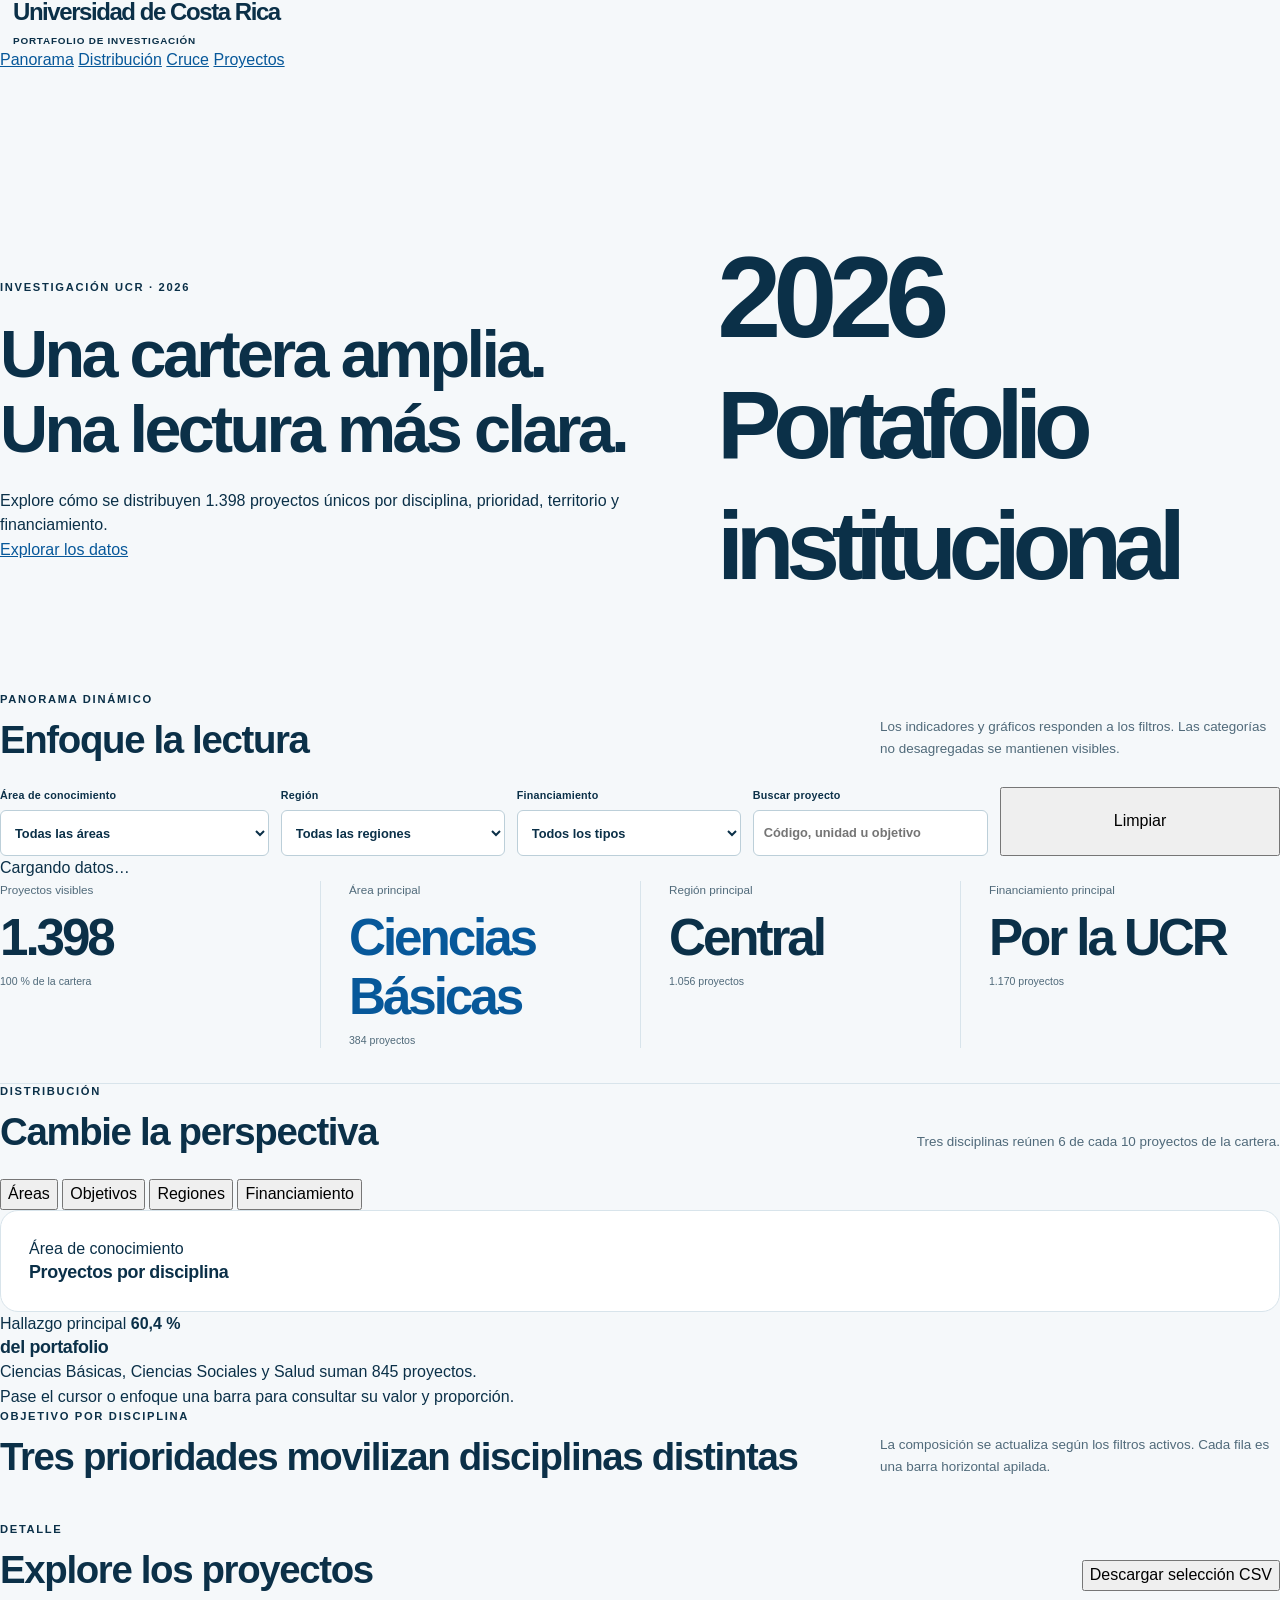
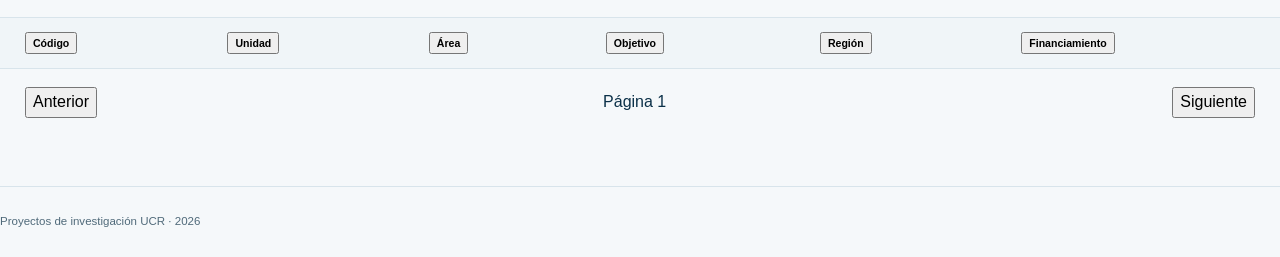
<file: index(viejo).html>
<!doctype html>
<html lang="es">
  <head>
    <meta charset="utf-8" />
    <meta name="viewport" content="width=device-width, initial-scale=1" />
    <meta
      name="description"
      content="Explorador interactivo del portafolio de proyectos de investigación UCR 2026."
    />
    <meta name="theme-color" content="#005da4" />
    <title>Proyectos de investigación 2026 | UCR</title>
    <link rel="stylesheet" href="styles.css" />
    <script src="data/projects.js" defer></script>
    <script src="app.js" defer></script>
  </head>
  <body>
    <a class="skip-link" href="#contenido">Saltar al contenido</a>

    <header class="site-header" aria-label="Encabezado principal">
      <a class="brand" href="#inicio" aria-label="Ir al inicio">
        <span class="brand-mark" aria-hidden="true"></span>
        <span>
          <strong>Universidad de Costa Rica</strong>
          <small>Portafolio de investigación</small>
        </span>
      </a>
      <nav class="site-nav" aria-label="Navegación principal">
        <a href="#panorama">Panorama</a>
        <a href="#distribucion">Distribución</a>
        <a href="#cruce">Cruce</a>
        <a href="#explorar">Proyectos</a>
      </nav>
    </header>

    <main id="contenido">
      <section class="hero" id="inicio" aria-labelledby="hero-title">
        <div class="hero-glow hero-glow-one" aria-hidden="true"></div>
        <div class="hero-glow hero-glow-two" aria-hidden="true"></div>
        <div class="hero-copy">
          <p class="eyebrow light">Investigación UCR · 2026</p>
          <h1 id="hero-title">Una cartera amplia.<br />Una lectura más clara.</h1>
          <p class="hero-lede">
            Explore cómo se distribuyen 1.398 proyectos únicos por disciplina,
            prioridad, territorio y financiamiento.
          </p>
          <a class="primary-action" href="#panorama">Explorar los datos</a>
        </div>
        <div class="hero-number" aria-label="Año 2026">
          <span>20</span><span>26</span>
          <small>Portafolio institucional</small>
        </div>
      </section>

      <section class="section-shell filter-section" id="panorama" aria-labelledby="filter-title">
        <div class="section-heading compact-heading">
          <div>
            <p class="eyebrow">Panorama dinámico</p>
            <h2 id="filter-title">Enfoque la lectura</h2>
          </div>
          <p>
            Los indicadores y gráficos responden a los filtros. Las categorías
            no desagregadas se mantienen visibles.
          </p>
        </div>

        <form class="filters" id="filters" aria-label="Filtros del portafolio">
          <label>
            <span>Área de conocimiento</span>
            <select id="area-filter" name="area">
              <option value="">Todas las áreas</option>
            </select>
          </label>
          <label>
            <span>Región</span>
            <select id="region-filter" name="region">
              <option value="">Todas las regiones</option>
            </select>
          </label>
          <label>
            <span>Financiamiento</span>
            <select id="funding-filter" name="funding">
              <option value="">Todos los tipos</option>
            </select>
          </label>
          <label class="search-field">
            <span>Buscar proyecto</span>
            <input
              id="search-filter"
              name="search"
              type="search"
              placeholder="Código, unidad u objetivo"
              autocomplete="off"
            />
          </label>
          <button class="secondary-action" id="reset-filters" type="reset">Limpiar</button>
        </form>

        <p class="filter-status" id="filter-status" role="status" aria-live="polite">
          Cargando datos…
        </p>

        <div class="metrics" aria-label="Indicadores del conjunto filtrado">
          <article class="metric metric-primary">
            <span>Proyectos visibles</span>
            <strong id="metric-count">1.398</strong>
            <small id="metric-share">100 % de la cartera</small>
          </article>
          <article class="metric">
            <span>Área principal</span>
            <strong id="metric-area">Ciencias Básicas</strong>
            <small id="metric-area-detail">384 proyectos</small>
          </article>
          <article class="metric">
            <span>Región principal</span>
            <strong id="metric-region">Central</strong>
            <small id="metric-region-detail">1.056 proyectos</small>
          </article>
          <article class="metric">
            <span>Financiamiento principal</span>
            <strong id="metric-funding">Por la UCR</strong>
            <small id="metric-funding-detail">1.170 proyectos</small>
          </article>
        </div>
      </section>

      <section class="section-shell distribution-section" id="distribucion" aria-labelledby="distribution-title">
        <div class="section-heading">
          <div>
            <p class="eyebrow">Distribución</p>
            <h2 id="distribution-title">Cambie la perspectiva</h2>
          </div>
          <p id="distribution-summary">
            Tres disciplinas reúnen 6 de cada 10 proyectos de la cartera.
          </p>
        </div>

        <div class="lens-tabs" role="tablist" aria-label="Dimensión del gráfico">
          <button class="lens-tab active" type="button" role="tab" aria-selected="true" data-lens="areas">
            Áreas
          </button>
          <button class="lens-tab" type="button" role="tab" aria-selected="false" data-lens="objetivos">
            Objetivos
          </button>
          <button class="lens-tab" type="button" role="tab" aria-selected="false" data-lens="regiones">
            Regiones
          </button>
          <button class="lens-tab" type="button" role="tab" aria-selected="false" data-lens="financiamiento">
            Financiamiento
          </button>
        </div>

        <div class="chart-layout">
          <div class="chart-card" role="tabpanel" aria-labelledby="distribution-title">
            <div class="chart-meta">
              <div>
                <span id="chart-kicker">Área de conocimiento</span>
                <h3 id="chart-title">Proyectos por disciplina</h3>
              </div>
              <button class="text-action" id="toggle-categories" type="button" hidden>Ver todas</button>
            </div>
            <div
              class="horizontal-chart"
              id="horizontal-chart"
              role="img"
              aria-label="Gráfico horizontal de proyectos por área de conocimiento"
            ></div>
          </div>

          <aside class="insight-panel" aria-label="Hallazgo principal">
            <span>Hallazgo principal</span>
            <strong id="insight-value">60,4 %</strong>
            <h3 id="insight-title">del portafolio</h3>
            <p id="insight-copy">
              Ciencias Básicas, Ciencias Sociales y Salud suman 845 proyectos.
            </p>
            <div class="insight-rule" aria-hidden="true"></div>
            <p class="insight-note" id="insight-note">
              Pase el cursor o enfoque una barra para consultar su valor y proporción.
            </p>
          </aside>
        </div>
      </section>

      <section class="cross-section" id="cruce" aria-labelledby="cross-title">
        <div class="section-shell">
          <div class="section-heading cross-heading">
            <div>
              <p class="eyebrow light">Objetivo por disciplina</p>
              <h2 id="cross-title">Tres prioridades movilizan disciplinas distintas</h2>
            </div>
            <p>
              La composición se actualiza según los filtros activos. Cada fila
              es una barra horizontal apilada.
            </p>
          </div>
          <div class="stacked-card">
            <div class="stacked-chart" id="stacked-chart" role="img" aria-label="Cruce horizontal apilado de objetivos por disciplina"></div>
            <div class="legend" id="stacked-legend" aria-label="Leyenda de disciplinas"></div>
          </div>
        </div>
      </section>

      <section class="section-shell explore-section" id="explorar" aria-labelledby="explore-title">
        <div class="section-heading">
          <div>
            <p class="eyebrow">Detalle</p>
            <h2 id="explore-title">Explore los proyectos</h2>
          </div>
          <div class="explore-actions">
            <button class="secondary-action" id="download-csv" type="button">Descargar selección CSV</button>
          </div>
        </div>

        <div class="table-wrap" tabindex="0" aria-label="Tabla desplazable de proyectos">
          <table>
            <caption class="sr-only">Proyectos que coinciden con los filtros seleccionados</caption>
            <thead>
              <tr>
                <th scope="col"><button type="button" data-sort="codigo">Código</button></th>
                <th scope="col"><button type="button" data-sort="unidad">Unidad</button></th>
                <th scope="col"><button type="button" data-sort="area">Área</button></th>
                <th scope="col"><button type="button" data-sort="objetivo">Objetivo</button></th>
                <th scope="col"><button type="button" data-sort="region">Región</button></th>
                <th scope="col"><button type="button" data-sort="financiamiento">Financiamiento</button></th>
              </tr>
            </thead>
            <tbody id="project-rows"></tbody>
          </table>
        </div>
        <div class="pagination" aria-label="Paginación de proyectos">
          <button class="text-action" id="previous-page" type="button">Anterior</button>
          <span id="page-status" aria-live="polite">Página 1</span>
          <button class="text-action" id="next-page" type="button">Siguiente</button>
        </div>
      </section>

    </main>

    <footer>
      <span>Proyectos de investigación UCR · 2026</span>
    </footer>

    <noscript>
      <div class="noscript">Este explorador necesita JavaScript para mostrar filtros y gráficos interactivos.</div>
    </noscript>

    <div class="data-error" id="data-error" role="alert" hidden>
      No fue posible cargar los datos. Publique la carpeta completa para conservar la ruta <code>data/projects.js</code>.
    </div>
  </body>
</html>
</file>
<file: styles.css>
:root{--blue:#07589A;--cyan:#4AB6D6;--yellow:#F3C633;--ink:#0B3048;--muted:#506A7A;--paper:#F5F8FA;--line:#D8E4EB;--white:#FFF;--grey:#9AAEBB;--radius:18px;--body:"Trebuchet MS","Avenir Next",sans-serif;--display:"Bahnschrift","Avenir Next","Trebuchet MS",sans-serif}
*{box-sizing:border-box}html{scroll-behavior:smooth;scroll-padding-top:78px}body{margin:0;color:var(--ink);background:var(--paper);font-family:var(--body);font-size:16px;line-height:1.55}button,input,select{font:inherit}button,a,input,select{-webkit-tap-highlight-color:transparent}button,a{touch-action:manipulation}button{cursor:pointer}a{color:var(--blue)}button:disabled{cursor:default;opacity:.4}button:focus-visible,a:focus-visible,input:focus-visible,select:focus-visible,svg [role=button]:focus-visible{outline:3px solid #97720C;outline-offset:4px}svg [role=button]{cursor:pointer}svg [role=button]:hover{opacity:.78}svg [role=button]:focus-visible{outline-offset:-2px}h1,h2,h3,p{margin:0}h1,h2,h3{font-family:var(--display);line-height:1.12;letter-spacing:-.035em}h2{font-size:clamp(1.8rem,3vw,2.8rem);font-weight:650}h3{font-size:1.12rem;letter-spacing:-.02em;line-height:1.3}.page-width{width:min(1280px,calc(100% - 80px));margin-inline:auto}.eyebrow{text-transform:uppercase;font-size:.7rem;font-weight:700;letter-spacing:.15em;line-height:1.4}.button{display:inline-flex;align-items:center;justify-content:center;gap:24px;min-height:44px;padding:10px 18px;border:1px solid transparent;border-radius:7px;text-decoration:none;font-weight:700;font-size:.82rem;line-height:1.3}.button.primary{background:var(--blue);color:#FFF}.button.primary:hover{background:#06467C}.button.quiet{background:transparent;border-color:var(--line);color:var(--ink)}.button.quiet:hover{background:#E8F0F4}.text-button{border:0;background:none;color:var(--blue);font-weight:700;text-decoration:underline;font-size:.8rem;min-height:44px}.skip-link{position:fixed;left:20px;top:-80px;z-index:100;background:#FFF;padding:14px}.skip-link:focus{top:14px}.masthead{display:flex;align-items:center;justify-content:space-between;padding:23px 40px;border-bottom:1px solid var(--line);background:var(--white);gap:25px}.brand{display:flex;align-items:center;gap:13px;text-decoration:none;color:var(--ink)}.brand strong{font-family:var(--display);font-size:1.5rem;letter-spacing:-.06em;line-height:1}.brand small{display:block;font-size:.62rem;font-weight:700;letter-spacing:.08em;text-transform:uppercase;margin-top:5px}.brand-mark{display:flex;align-items:flex-end;gap:4px;height:33px}.brand-mark i{width:9px;height:100%;background:var(--blue);display:block}.brand-mark i:nth-child(2){height:23px;background:var(--cyan)}.brand-mark i:nth-child(3){height:14px;background:var(--yellow)}.masthead nav{display:flex;gap:25px}.masthead nav a{font-size:.8rem;color:var(--muted);text-decoration:none;font-weight:700;padding-block:9px}.masthead nav a:hover{color:var(--blue)}
.hero{display:grid;grid-template-columns:1.15fr 1fr;align-items:center;gap:70px;padding-block:72px 64px}.hero h1{font-size:clamp(2.8rem,5.2vw,4.5rem);font-weight:700;letter-spacing:-.055em;margin:22px 0}.hero-intro{max-width:460px;color:var(--muted);font-size:1.05rem;line-height:1.7}.hero .button{margin-top:29px}.hero-composition{background:var(--blue);color:#FFF;padding:31px 32px 25px;border-radius:var(--radius);position:relative;overflow:hidden;box-shadow:18px 18px 0 #E4EEF4}.hero-label{font-size:.7rem;text-transform:uppercase;letter-spacing:.14em;font-weight:700}.hero-number{font-family:var(--display);font-size:clamp(5rem,9vw,8rem);font-weight:650;letter-spacing:-.07em;line-height:1.05;margin:22px 0 28px}.hero-bands{display:flex;height:60px;gap:7px;align-items:flex-end}.hero-bands span{height:60px;background:var(--cyan);flex:4;border-radius:3px}.hero-bands span:nth-child(2){background:var(--yellow);height:38px;flex:1.7}.hero-bands span:nth-child(3){background:#D5EDF6;height:19px;flex:1}.hero-bottom{display:flex;justify-content:space-between;align-items:flex-end;margin-top:24px;border-top:1px solid #ffffff44;padding-top:18px}.hero-bottom span{font-size:.75rem;line-height:1.4;color:#DCEFF8}.hero-bottom strong{font-family:var(--display);font-size:1.9rem;letter-spacing:-.05em}.scope{display:grid;grid-template-columns:.8fr 1fr 1.3fr 2fr;align-items:center;gap:30px;border-block:1px solid var(--line);padding-block:27px;margin-bottom:64px}.scope>div{display:flex;flex-direction:column;gap:3px}.scope strong{font-family:var(--display);font-size:1.75rem;line-height:1.1;letter-spacing:-.04em}.scope span{font-size:.7rem;color:var(--muted)}.scope p{font-size:.75rem;color:var(--muted);border-left:1px solid var(--line);padding-left:28px}.scope-projects strong{color:var(--blue)}
.filter-panel{background:#FFF;border:1px solid var(--line);border-radius:var(--radius);padding:27px 30px 20px;box-shadow:0 6px 20px #1F496908}.panel-heading{display:flex;justify-content:space-between;align-items:center;gap:20px;margin-bottom:25px}.panel-heading h2{font-size:1.8rem;margin-top:5px}.filters{display:grid;grid-template-columns:1.2fr 1fr 1fr 1.05fr 1.25fr;gap:12px}.filters label{display:flex;flex-direction:column;gap:7px;font-size:.67rem;font-weight:700;letter-spacing:.02em}.filters select,.filters input,.table-toolbar select{width:100%;min-height:46px;border:1px solid #BCCFD9;border-radius:6px;background:#FFF;padding:8px 10px;color:var(--ink);font-size:.8rem}.filters select{padding-right:26px}.filter-hint{font-size:.69rem;color:var(--muted);margin-top:14px}.filter-chips{display:flex;flex-wrap:wrap;gap:8px}.filter-chips:not(:empty){margin-top:16px}.filter-chip{border:1px solid #B6D5E7;background:#EDF6FA;border-radius:5px;color:var(--blue);font-size:.72rem;padding:6px 10px;min-height:36px}.selection-bar{position:sticky;top:0;z-index:20;background:#F5F8FAF7;border-bottom:1px solid var(--line);margin-top:24px}.selection-inner{display:flex;justify-content:space-between;align-items:center;gap:18px;min-height:54px}.selection-inner p{font-size:.78rem;color:var(--muted)}.selection-inner p strong{color:var(--ink)}.selection-inner>div{display:flex;align-items:center;gap:18px}.selection-inner a{font-size:.74rem;font-weight:700;text-decoration:none}.content{padding-top:31px}.metrics{display:grid;grid-template-columns:repeat(4,1fr);gap:0;border-bottom:1px solid var(--line);padding-bottom:35px}.metric{display:flex;flex-direction:column;padding:0 28px;border-left:1px solid var(--line)}.metric:first-child{padding-left:0;border-left:0}.metric>span{font-size:.73rem;color:var(--muted)}.metric>strong{font-family:var(--display);font-size:clamp(2.25rem,4vw,3.4rem);line-height:1.15;letter-spacing:-.06em;margin:10px 0 5px}.metric:nth-child(2)>strong{color:var(--blue)}.metric>small{font-size:.66rem;color:var(--muted)}.section-block{padding-top:68px;scroll-margin-top:60px}.section-heading{display:flex;justify-content:space-between;align-items:flex-end;gap:40px;margin-bottom:26px}.section-heading h2{margin-top:10px}.section-heading>p{font-size:.84rem;color:var(--muted);max-width:400px;line-height:1.65}.chart-card{background:var(--white);border:1px solid var(--line);border-radius:var(--radius);padding:26px 28px;min-width:0;overflow:hidden}.chart-heading{display:flex;justify-content:space-between;align-items:flex-start;gap:18px;margin-bottom:18px}.chart-heading.wrap{align-items:center;flex-wrap:wrap}.chart-subtitle{font-size:.72rem;color:var(--muted);margin-top:6px}.download-button{border:0;background:#EDF4F7;border-radius:5px;padding:8px 10px;color:var(--blue);font-size:.66rem;font-weight:700;min-height:36px;white-space:nowrap}.download-button:hover{background:#DCECF4}.chart{display:block;width:100%;height:auto;overflow:visible}.chart-scroll{overflow-x:auto;padding:2px 0}.chart-note{color:var(--muted);font-size:.67rem;margin-top:15px}.type-layout{display:grid;grid-template-columns:1.9fr 1fr;gap:24px}.reading-card{padding:30px;border-radius:var(--radius);background:#E8F2F7;display:flex;flex-direction:column;align-items:flex-start}.reading-card>strong{font-family:var(--display);font-size:4.4rem;line-height:1.15;letter-spacing:-.065em;margin:18px 0 7px}.reading-card h3{font-size:1.45rem;max-width:290px;line-height:1.2}.reading-card>p:not(.eyebrow){font-size:.8rem;line-height:1.7;margin-top:17px}.blue-card{background:var(--blue);color:#FFF}.blue-card>.eyebrow{color:#BFE6F5}.blue-card>p:not(.eyebrow){color:#DDEFF7}.classification-note{display:flex;gap:12px;align-items:center;border-top:1px solid #ffffff44;padding-top:17px;margin-top:auto;width:100%}.classification-note b{font-size:1.6rem;line-height:1}.classification-note span{font-size:.69rem;line-height:1.4;max-width:170px}.area-card{margin-top:24px}.legend{display:flex;gap:24px;flex-wrap:wrap;margin:6px 0 18px}.legend span{font-size:.7rem;display:flex;align-items:center;gap:7px}.legend i{width:11px;height:11px;border-radius:2px}.basic{background:var(--blue)}.applied{background:var(--cyan)}.technology{background:var(--yellow)}.unknown{background:var(--grey)}.chart-tools{display:flex;align-items:center;gap:14px}.segmented{display:flex;padding:3px;background:#EAF0F4;border-radius:6px}.segmented button{background:none;border:0;border-radius:4px;color:var(--muted);font-size:.68rem;font-weight:700;padding:8px 12px;min-height:36px}.segmented button.active{background:#FFF;color:var(--blue);box-shadow:0 1px 4px #17496816}.ods-layout{display:grid;grid-template-columns:2.1fr 1fr;gap:24px}.ods-reading{justify-content:center;background:#E7F3F8;border:1px solid #D4E8F1}.circle-stat{border:12px solid #B8DDEB;border-top-color:var(--blue);border-right-color:var(--blue);border-radius:50%;width:190px;height:190px;display:flex;flex-direction:column;justify-content:center;align-items:center;align-self:center;margin:0 0 33px}.circle-stat strong{font-family:var(--display);font-size:2.8rem;letter-spacing:-.05em;line-height:1.15}.circle-stat span{font-size:.67rem;text-align:center;line-height:1.4;color:var(--muted)}.ods-reading h3{font-size:1.6rem}.small-stat{margin:27px 0 18px;padding-top:18px;border-top:1px solid #B8D3E0;width:100%;display:flex;align-items:center;gap:13px}.small-stat b{font-family:var(--display);font-size:2rem}.small-stat span{font-size:.74rem;max-width:140px}.ods-reading .button{border-color:#AAC9D9}.territory-layout{display:grid;grid-template-columns:1fr 2fr;gap:24px}.territory-summary{padding:28px 25px 25px 0;display:flex;flex-direction:column}.territory-summary>strong{font-family:var(--display);font-size:4.5rem;letter-spacing:-.07em;line-height:1.1;margin:20px 0 10px;color:var(--blue)}.territory-summary>p{color:var(--muted);font-size:.8rem;max-width:260px}.territory-lines{margin-top:28px;border-top:1px solid var(--line)}.territory-lines>div{display:flex;align-items:center;gap:16px;padding:15px 0;border-bottom:1px solid var(--line)}.territory-lines b{font-family:var(--display);font-size:1.8rem;min-width:56px;letter-spacing:-.04em}.territory-lines span{font-size:.72rem;color:var(--muted)}.territory-summary>.fine-print{font-size:.69rem;margin-top:20px}.two-charts{display:grid;grid-template-columns:1fr 1fr;gap:24px}.finance-layout{display:grid;grid-template-columns:2fr 1fr;gap:24px}.yellow-card{background:#FCF3D2;border:1px solid #E9D892}.yellow-card>.eyebrow{color:#695414}.yellow-card>strong{color:var(--ink)}.funding-pending{border-top:1px solid #D9C783;margin-top:24px;padding-top:20px;width:100%}.funding-pending p{font-size:.73rem;margin-bottom:10px}.funding-pending b{font-size:1.2rem;margin-right:8px}.reading-card>.fine-print{font-size:.68rem!important}.project-table-card{background:#FFF;border:1px solid var(--line);border-radius:var(--radius);overflow:hidden}.table-toolbar{display:flex;justify-content:space-between;align-items:center;gap:25px;padding:18px 25px}.table-toolbar p{font-size:.78rem;color:var(--muted)}.table-toolbar label{font-size:.7rem;display:flex;align-items:center;gap:10px;white-space:nowrap}.table-toolbar select{font-size:.72rem;min-height:40px;max-width:190px}.table-scroll{overflow-x:auto}table{border-collapse:collapse;width:100%;text-align:left;min-width:760px}th{font-size:.66rem;text-transform:uppercase;letter-spacing:.06em;color:var(--muted);padding:14px 25px;background:#F0F5F8;border-block:1px solid var(--line);font-weight:700}td{padding:16px 25px;border-bottom:1px solid #EAF0F4;font-size:.75rem;vertical-align:top}tbody tr:hover{background:#F8FBFD}.project-link{border:0;background:none;padding:0;color:var(--blue);font-weight:700;text-decoration:underline;font-size:.8rem;min-height:28px}.type-badge{font-size:.65rem;padding:4px 7px;border-radius:4px;display:inline-block;font-weight:700;white-space:nowrap;background:#E4EEF6;color:var(--blue)}.type-badge.applied{background:#DFF2F7;color:#12596D}.type-badge.technology{background:#FCF0C1;color:#66500E}.type-badge.unknown{background:#EAF0F4;color:#526A79}.ods-tag{display:inline-flex;align-items:center;justify-content:center;min-width:23px;min-height:23px;font-size:.63rem;border:1px solid #BDD5E4;border-radius:4px;margin:1px 3px 2px 0;color:var(--blue)}.muted{color:var(--muted);font-size:.7rem}.pagination{display:flex;align-items:center;justify-content:space-between;padding:18px 25px;gap:20px}.pagination p{font-size:.73rem;color:var(--muted)}.pagination>div{display:flex;gap:10px}.pagination .button{font-size:.7rem;min-height:40px}.empty-row{text-align:center;padding:50px;color:var(--muted);font-size:.9rem}.methodology{margin-top:65px;border-top:1px solid var(--line);padding-top:30px}.methodology h2{font-size:1.3rem;margin-bottom:21px}.methodology>div{display:grid;grid-template-columns:repeat(3,1fr);gap:36px}.methodology p{font-size:.72rem;color:var(--muted);line-height:1.75}footer{display:flex;justify-content:space-between;align-items:center;border-top:1px solid var(--line);padding-block:26px;margin-top:50px;font-size:.72rem;color:var(--muted)}footer a{text-decoration:none;font-weight:700}dialog{border:1px solid var(--line);border-radius:20px;max-width:730px;width:calc(100% - 40px);max-height:85vh;padding:30px;color:var(--ink);box-shadow:0 30px 100px #062C4540}dialog::backdrop{background:#062C4577}.dialog-top{display:flex;align-items:center;justify-content:space-between;gap:20px;margin-bottom:15px}dialog h2{margin-bottom:22px}dialog dl{display:grid;grid-template-columns:160px 1fr;gap:14px 20px;font-size:.8rem}dialog dt{color:var(--muted);font-weight:700}dialog dd{margin:0;overflow-wrap:anywhere}.detail-tags{display:flex;flex-wrap:wrap;gap:7px}.detail-tags span{font-size:.7rem;padding:5px 8px;background:#EDF4F7;border-radius:4px}.toast{position:fixed;bottom:25px;left:50%;transform:translateX(-50%);background:var(--ink);color:#FFF;border-radius:7px;padding:12px 20px;font-size:.78rem;box-shadow:0 8px 24px #062C4525;z-index:60;display:none;max-width:calc(100% - 40px)}.toast.visible{display:block}.sr-only{position:absolute;width:1px;height:1px;padding:0;margin:-1px;overflow:hidden;clip:rect(0,0,0,0);white-space:nowrap;border:0}.no-script{position:fixed;inset:0;z-index:100;background:#FFF;display:grid;place-items:center;font-size:1.3rem}
@media(min-width:1000px){.hero-copy{animation:enter .6s ease-out both}.hero-composition{animation:enter .6s .12s ease-out both}}@keyframes enter{from{opacity:0;transform:translateY(14px)}to{opacity:1;transform:translateY(0)}}
@media(max-width:1100px){.page-width{width:calc(100% - 48px)}.masthead{padding:20px 24px}.masthead nav{gap:16px}.masthead .print-button{display:none}.hero{gap:40px}.hero h1{font-size:3.2rem}.hero-composition{padding:27px}.hero-number{font-size:6.7rem}.scope{grid-template-columns:1fr 1fr 1.4fr;gap:20px}.scope p{grid-column:1/-1;border-left:0;border-top:1px solid var(--line);padding:17px 0 0}.filters{grid-template-columns:repeat(4,1fr)}.search-label{grid-column:1/-1}.type-layout,.finance-layout{grid-template-columns:1.6fr 1fr}.ods-layout{grid-template-columns:1.8fr 1fr}.reading-card{padding:25px}.chart-card{padding:23px}.two-charts{grid-template-columns:1fr}.two-charts .chart{max-height:590px}.chart-scroll>svg{min-width:600px}.chart-tools{flex-wrap:wrap}.circle-stat{width:160px;height:160px;border-width:10px}}
@media(max-width:760px){html{scroll-padding-top:85px}.page-width{width:calc(100% - 32px)}.masthead{padding:17px 16px;flex-wrap:wrap;gap:16px}.masthead nav{width:100%;overflow:auto;gap:22px;border-top:1px solid var(--line);padding-top:10px;white-space:nowrap}.masthead nav a{font-size:.72rem}.hero{grid-template-columns:1fr;gap:33px;padding:42px 0}.hero h1{font-size:clamp(2.6rem,9vw,3.6rem);margin:18px 0}.hero-intro{font-size:.95rem}.hero-composition{padding:25px;box-shadow:8px 8px 0 #E4EEF4;max-width:480px;width:100%}.hero-number{font-size:6.3rem;margin-block:15px 20px}.hero-bands{height:44px}.hero-bands span{height:44px}.hero-bands span:nth-child(2){height:29px}.hero-bands span:nth-child(3){height:14px}.hero-bottom{margin-top:17px;padding-top:14px}.scope{grid-template-columns:1fr 1fr;gap:23px;margin-bottom:35px;padding-block:23px}.scope>div:nth-child(3){grid-column:1/-1;flex-direction:row;align-items:center;gap:17px}.scope p{font-size:.72rem;padding-top:15px}.filter-panel{padding:22px 18px 18px}.panel-heading{gap:10px;align-items:flex-start;margin-bottom:22px}.panel-heading .button{font-size:.66rem;min-height:40px;max-width:120px;padding:8px 10px}.panel-heading h2{font-size:1.6rem}.filters{grid-template-columns:1fr 1fr;gap:14px 10px}.filters label{font-size:.65rem}.filters select,.filters input{font-size:.76rem}.filter-hint{line-height:1.6}.selection-inner{min-height:65px;gap:12px}.selection-inner p{font-size:.7rem;max-width:210px}.selection-inner>div{gap:10px;flex-direction:column;align-items:flex-end}.selection-inner .text-button{min-height:28px;padding:0;font-size:.64rem}.selection-inner a{font-size:.64rem}.content{padding-top:25px}.metrics{grid-template-columns:1fr 1fr;row-gap:26px;padding-bottom:25px}.metric{padding:0 16px}.metric:nth-child(3){padding-left:0;border-left:0}.metric>span{font-size:.65rem}.metric>strong{font-size:2.8rem}.metric>small{font-size:.62rem}.section-block{padding-top:44px}.section-heading{display:block;margin-bottom:20px}.section-heading h2{font-size:2rem}.section-heading>p{margin-top:15px;font-size:.8rem;max-width:100%}.section-heading>.button{margin-top:20px}.type-layout,.ods-layout,.territory-layout,.finance-layout{grid-template-columns:1fr;gap:18px}.reading-card{padding:26px}.reading-card>strong{font-size:3.6rem}.blue-card{min-height:300px}.classification-note{margin-top:25px}.chart-card{padding:21px 17px}.chart-heading{gap:12px}.chart-heading h3{font-size:1rem}.download-button{font-size:.61rem;padding:8px;min-height:40px}.chart-scroll>svg{min-width:570px}.type-layout .chart-scroll>svg{min-width:410px}.chart-note{font-size:.65rem}.area-card{margin-top:18px}.legend{gap:12px 17px}.legend span{font-size:.65rem}.chart-tools{width:100%;justify-content:space-between;gap:9px}.segmented button{font-size:.65rem;padding:7px 9px}.ods-reading{display:grid;grid-template-columns:140px 1fr;gap:15px 23px;align-items:center}.circle-stat{width:140px;height:140px;grid-row:1/3;margin:0;border-width:8px}.circle-stat strong{font-size:2.3rem}.circle-stat span{font-size:.6rem}.ods-reading h3{font-size:1.25rem}.ods-reading>p:not(.eyebrow){margin:0;font-size:.71rem}.small-stat{grid-column:1/-1;margin:7px 0 0;padding-top:13px}.ods-reading>.button{grid-column:1/-1}.territory-summary{padding:0}.territory-summary>strong{font-size:3.5rem;margin:14px 0 7px}.territory-summary>p{max-width:none}.territory-lines{margin-top:18px;display:grid;grid-template-columns:1fr 1fr}.territory-lines>div{padding:14px 8px 14px 0;gap:10px}.territory-lines b{font-size:1.6rem;min-width:36px}.territory-lines span{font-size:.66rem}.two-charts{gap:18px}.finance-layout .yellow-card{min-height:0}.funding-pending{margin-top:20px}.table-toolbar{padding:17px;gap:15px;align-items:flex-start;flex-direction:column}.table-toolbar label{width:100%;justify-content:space-between}.table-toolbar select{max-width:210px}.pagination{padding:17px;gap:12px;flex-wrap:wrap}.pagination p{font-size:.69rem}.pagination .button{font-size:.65rem;padding:9px 12px}.methodology{margin-top:42px}.methodology>div{grid-template-columns:1fr;gap:17px}.methodology p{font-size:.72rem}footer{margin-top:32px;font-size:.65rem}dialog{padding:23px;max-height:90vh}dialog dl{grid-template-columns:1fr;gap:5px;font-size:.8rem}dialog dd{margin-bottom:14px}}
@media(prefers-reduced-motion:reduce){html{scroll-behavior:auto}*{animation:none!important;transition:none!important}}@media(prefers-contrast:more){:root{--muted:#294C61;--line:#7895A6}.button.quiet{border-color:#7895A6}}
@media print{body{background:#FFF}.masthead,.hero .button,.filter-panel,.selection-inner>div,.download-button,.chart-tools,.project-table-card,.section-heading>.button,footer a,.toast{display:none!important}.page-width{width:100%}.hero{padding:20px 0 30px;gap:40px;grid-template-columns:1.2fr 1fr}.hero h1{font-size:34px}.hero-number{font-size:75px}.hero-composition{box-shadow:none;padding:22px;print-color-adjust:exact}.hero-bands{height:30px}.scope{margin-bottom:25px;padding:20px 0}.selection-bar{position:static;background:#FFF;margin-top:0}.metrics{padding-bottom:25px}.metric>strong{font-size:35px}.section-block{padding-top:30px;break-inside:avoid}.section-heading{margin-bottom:18px}.section-heading h2{font-size:26px}.section-heading>p{font-size:11px}.chart-card{padding:18px;border-radius:8px;break-inside:avoid}.type-layout,.finance-layout{grid-template-columns:2fr 1fr}.reading-card{padding:20px;print-color-adjust:exact}.reading-card>strong{font-size:48px}.reading-card h3{font-size:18px}.reading-card>p:not(.eyebrow){font-size:10px}.chart-scroll{overflow:visible}.chart-scroll>svg{min-width:0}.two-charts{grid-template-columns:1fr 1fr}.two-charts .chart{max-height:none}.ods-layout{grid-template-columns:2fr 1fr}.territory-layout{grid-template-columns:1fr 2fr}.chart-note,.fine-print{font-size:9px!important}.methodology{margin-top:25px}.methodology p{font-size:10px}.legend{gap:14px}.legend span{font-size:10px}.circle-stat{width:140px;height:140px}.scope span,.scope p{font-size:10px}#proyectos{display:none}svg{print-color-adjust:exact}footer{margin-top:25px}@page{size:A4 landscape;margin:14mm}}
</file>
